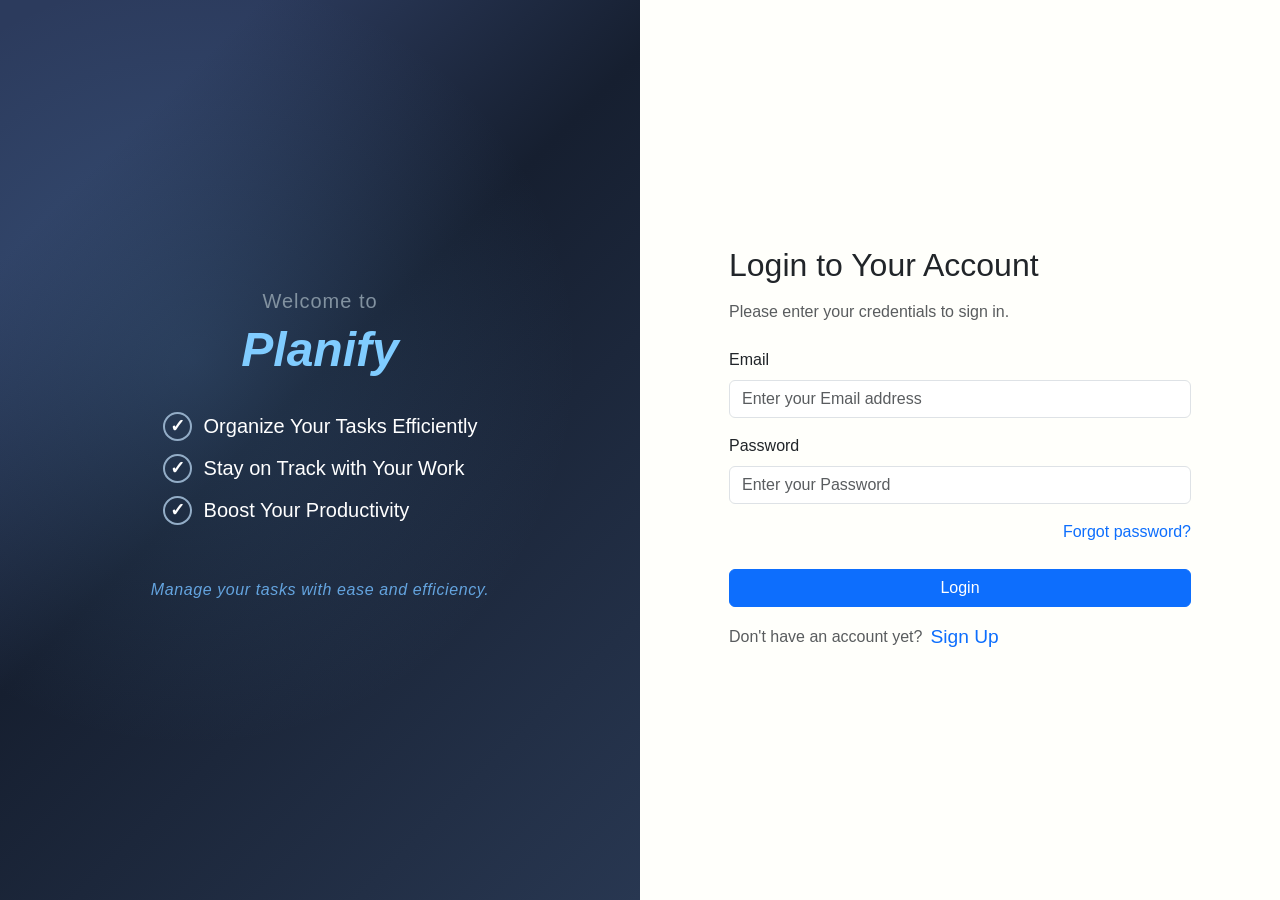
<file: index.html>
<!DOCTYPE html>
<html lang="en">
<head>
    <meta charset="UTF-8" />
    <title>Task Manager Login</title>

    <!-- Bootstrap -->
    <link href="https://cdn.jsdelivr.net/npm/bootstrap@5.3.2/dist/css/bootstrap.min.css" rel="stylesheet"/>
    
    <!-- CSS -->
    <link rel="stylesheet" href="styles.css" />
</head>

<body>
    <div id="main-page" class="container-fluid min-vh-100">
        <div class="row min-vh-100">

            <!-- LEFT SECTION -->
            <div id="intro" class="col-md-6 col-sm-12 d-flex flex-column justify-content-center px-5">
                <h5 id="welcome">Welcome to</h5>

                <h1 class="fw-bold">
                    <span class="highlight">Planify</span>
                </h1>

                <ul class="tick-list mt-4">
                    <li>Organize Your Tasks Efficiently</li>
                    <li>Stay on Track with Your Work</li>
                    <li>Boost Your Productivity</li>
                </ul>

                <h6 class="Flow mt-4">
                    Manage your tasks with ease and efficiency.
                </h6>
            </div>

            <!-- RIGHT SECTION -->
            <div id="login_section" class="col-md-6 d-flex align-items-center justify-content-center">
                <div class="w-75">
                    <h2 class="mb-3">Login to Your Account</h2>
                    <p class="text-muted mb-4">Please enter your credentials to sign in.</p>

                    <form>
                        <!-- Email -->
                        <div class="mb-3">
                            <label for="email-input" class="form-label">Email</label>
                            <input type="email" id="email-input" class="form-control mb-3"
                                placeholder="Enter your Email address" required>
                            <p id="email-error" class="error"></p>
                        </div>

                        <!-- Password -->
                        <div class="mb-3">
                            <label for="password-input" class="form-label">Password</label>
                            <input type="password" id="password-input" class="form-control mb-3"
                                placeholder="Enter your Password" minlength="6" required>
                            <p id="password-error" class="error"></p>
                        </div>

                        <!-- Forgot Password -->
                        <a href="forgot.html" id="forgot_password">Forgot password?</a>

                        <!-- Login Button -->
                        <button id="login-button" class="btn btn-primary w-100 mt-3" type="submit">
                            Login
                        </button>

                        <!-- Sign Up Link -->
                        <div class="d-flex mt-3">
                            <h6 class="text-muted mt-1 fw-normal me-2">
                                Don't have an account yet?
                            </h6>
                            <a href="signup.html" id="signup1">Sign Up</a>
                        </div>
                    </form>

                </div>
            </div>

        </div>
    </div>

    <script src="script.js"></script>
    
</body>
</html>
</file>
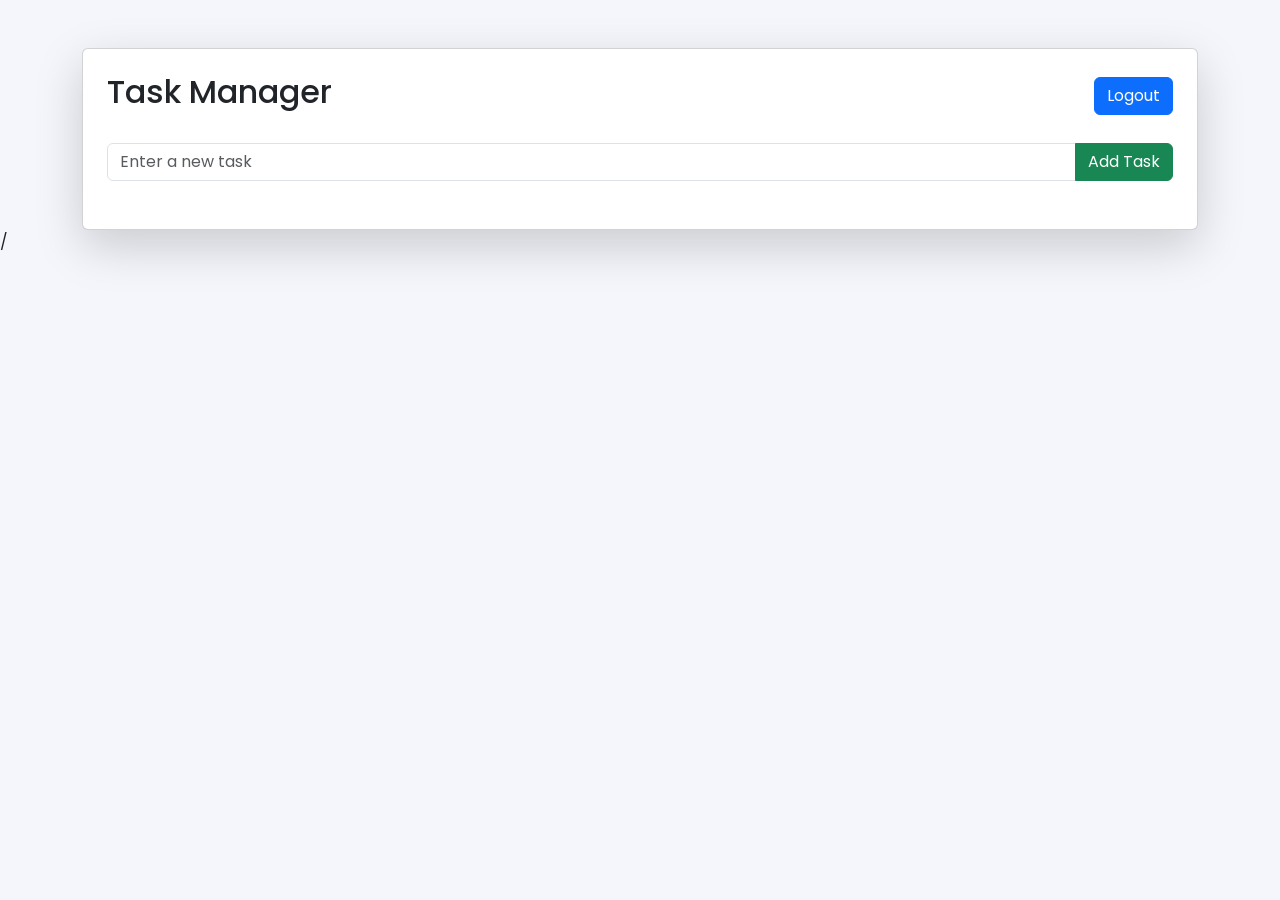
<file: mainpage.html>
<!DOCTYPE html>
<html lang="en">
<head>
  <meta charset="UTF-8">
  <title>Task Manager</title>

  <!-- Bootstrap -->
  <link
    href="https://cdn.jsdelivr.net/npm/bootstrap@5.3.0/dist/css/bootstrap.min.css"
    rel="stylesheet"
  >

  <!-- Custom CSS -->
  <link rel="stylesheet" href="styles.css">

  <!-- Google Font -->
  <link href="https://fonts.googleapis.com/css2?family=Poppins:wght@300;400;600&display=swap" rel="stylesheet">
</head>

<body>

<div class="container mt-5">
  <div class="card shadow-lg p-4">

    <!-- Header -->
    <div class="d-flex justify-content-between align-items-center">
      <h2>Task Manager</h2>
      <button class="btn btn-primary" onclick="logout()">Logout</button>
    </div>

    <!-- Task Input -->
    <div class="input-group my-4">
      <input
        id="taskInput"
        type="text"
        class="form-control"
        placeholder="Enter a new task"
      >
      <button class="btn btn-success" onclick="addTask()">Add Task</button>
    </div>

    <!-- Task List -->
    <div id="taskList"></div>

  </div>
</div>

<script src="tasks.js"></script>
</body>
</html>
/
</file>
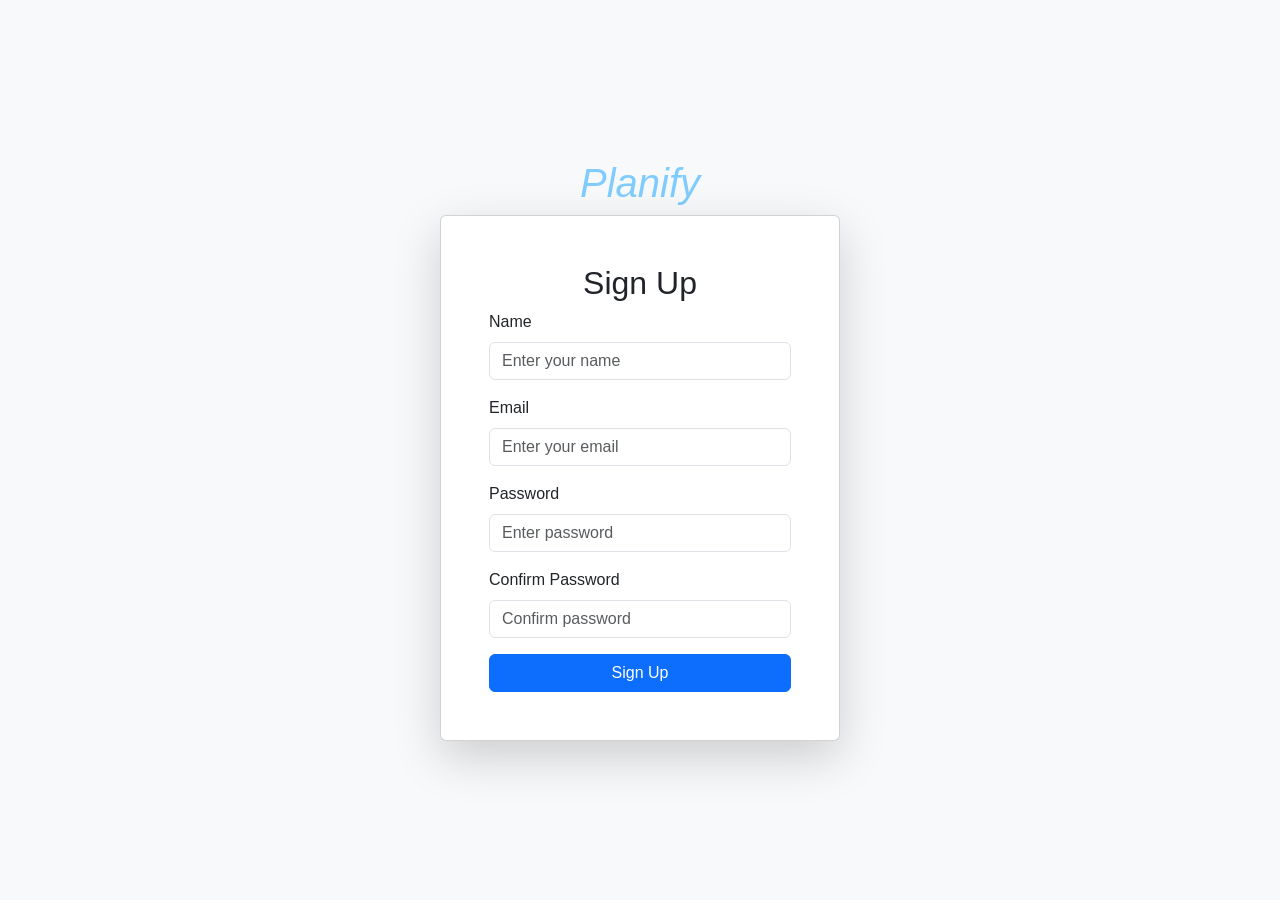
<file: signup.html>
<!DOCTYPE html>
<html lang="en">
<head>
<meta charset="UTF-8">
<meta name="viewport" content="width=device-width, initial-scale=1.0">
<title>Sign Up</title>

<link href="https://cdn.jsdelivr.net/npm/bootstrap@5.3.2/dist/css/bootstrap.min.css" rel="stylesheet">
<link rel="stylesheet" href="styles.css">
</head>

<body>
<div class="container-fluid d-flex flex-column justify-content-center align-items-center vh-100 bg-light">

<div class="highlight">
<h1 id="main-heading">Planify</h1>
</div>

<div class="card p-5 shadow-lg" style="width: 400px;" id="form-container">
<h2 class="text-center">Sign Up</h2>

<form id="form1">

<div class="mb-3">
<label class="form-label">Name</label>
<input type="text" class="form-control" id="name" placeholder="Enter your name">
</div>

<div class="mb-3">
<label class="form-label">Email</label>
<input type="email" class="form-control" id="email" placeholder="Enter your email">
<p id="email-error" class="error"></p>
</div>

<div class="mb-3">
<label class="form-label">Password</label>
<input type="password" class="form-control" id="password" placeholder="Enter password">
<p id="password-error" class="error"></p>
</div>

<div class="mb-3">
<label class="form-label">Confirm Password</label>
<input type="password" class="form-control" id="confirm-password" placeholder="Confirm password">
<p id="confirm-password-error" class="error"></p>
</div>

<button id="signup-button" type="submit" class="btn btn-primary w-100">
Sign Up
</button>

</form>
</div>
</div>

<script src="script.js"></script>
</body>
</html>
</file>
<file: styles.css>
#main-page {
  background-color: #161f30;
}

#login_section {
  background-color: rgb(255, 255, 251);
}

/* Welcome text */
#welcome {
  color: #8292a0;
  font-weight: 500;
  letter-spacing: 1px;
}

/* Highlight text */
.highlight {
  color: rgb(128, 204, 255);
  font-style: italic;
  font-size: larger;
  
}


/* LEFT PANEL BACKGROUND */
#intro {
  background:
    radial-gradient(
      circle at 30% 40%,
      rgba(100, 164, 223, 0.18),
      transparent 55%
    ),
    linear-gradient(
      135deg,
      #2c3b5d 17%,
      #161f30 45%,
      #283751 100%
    );

  color: #ffffff;
  overflow: hidden;
  padding-top: 80px;
  padding-bottom: 80px;
   justify-content: center;
   align-items: center;

  
}

/* Optional lighter heading */
h5.weight {
  font-weight: 400;
}

/* Footer text */
h6.Flow {
  font-style: italic;
  font-weight: 300;
  letter-spacing: 0.6px;
  line-height: 1.6;
  color: #64a4df;
}

/* Tick list */
.tick-list {
  list-style: none;
  padding-left: 0;
}

.tick-list li {
  display: flex;
  align-items: center;
  color: white;
  font-size: 20px;
  margin-bottom: 12px;
}

.tick-list li::before {
  content: "✓";
  display: flex;
  align-items: center;
  justify-content: center;
  width: 29px;
  height: 29px;
  border-radius: 50%;
  border: 2px solid #93adc7;
  margin-right: 12px;
  font-weight: bold;
  font-size: 18px;
}

#forgot_password{
  float: right;
  text-decoration: none;
  margin-bottom: 2%;
}

#signup1{
  text-decoration: none;
 font-size: larger;
 font-style: open sans;
}

.error{
  color: rgb(225, 39, 39);
  
}

.inputs{
  padding: 10px;
}

#main-heading{
  opacity: 0;
  animation: fadeIn 2s forwards;
 
}

@keyframes fadeIn {
  to {
    opacity: 1;
  }
}

body {
  font-family: 'Poppins', sans-serif;
  background: #f4f6fb;
}

.task-item {
  background: #f9fafc;
  border-radius: 10px;
  padding: 15px;
  margin-bottom: 10px;
}

.completed {
  text-decoration: line-through;
  opacity: 0.6;
}
</file>
